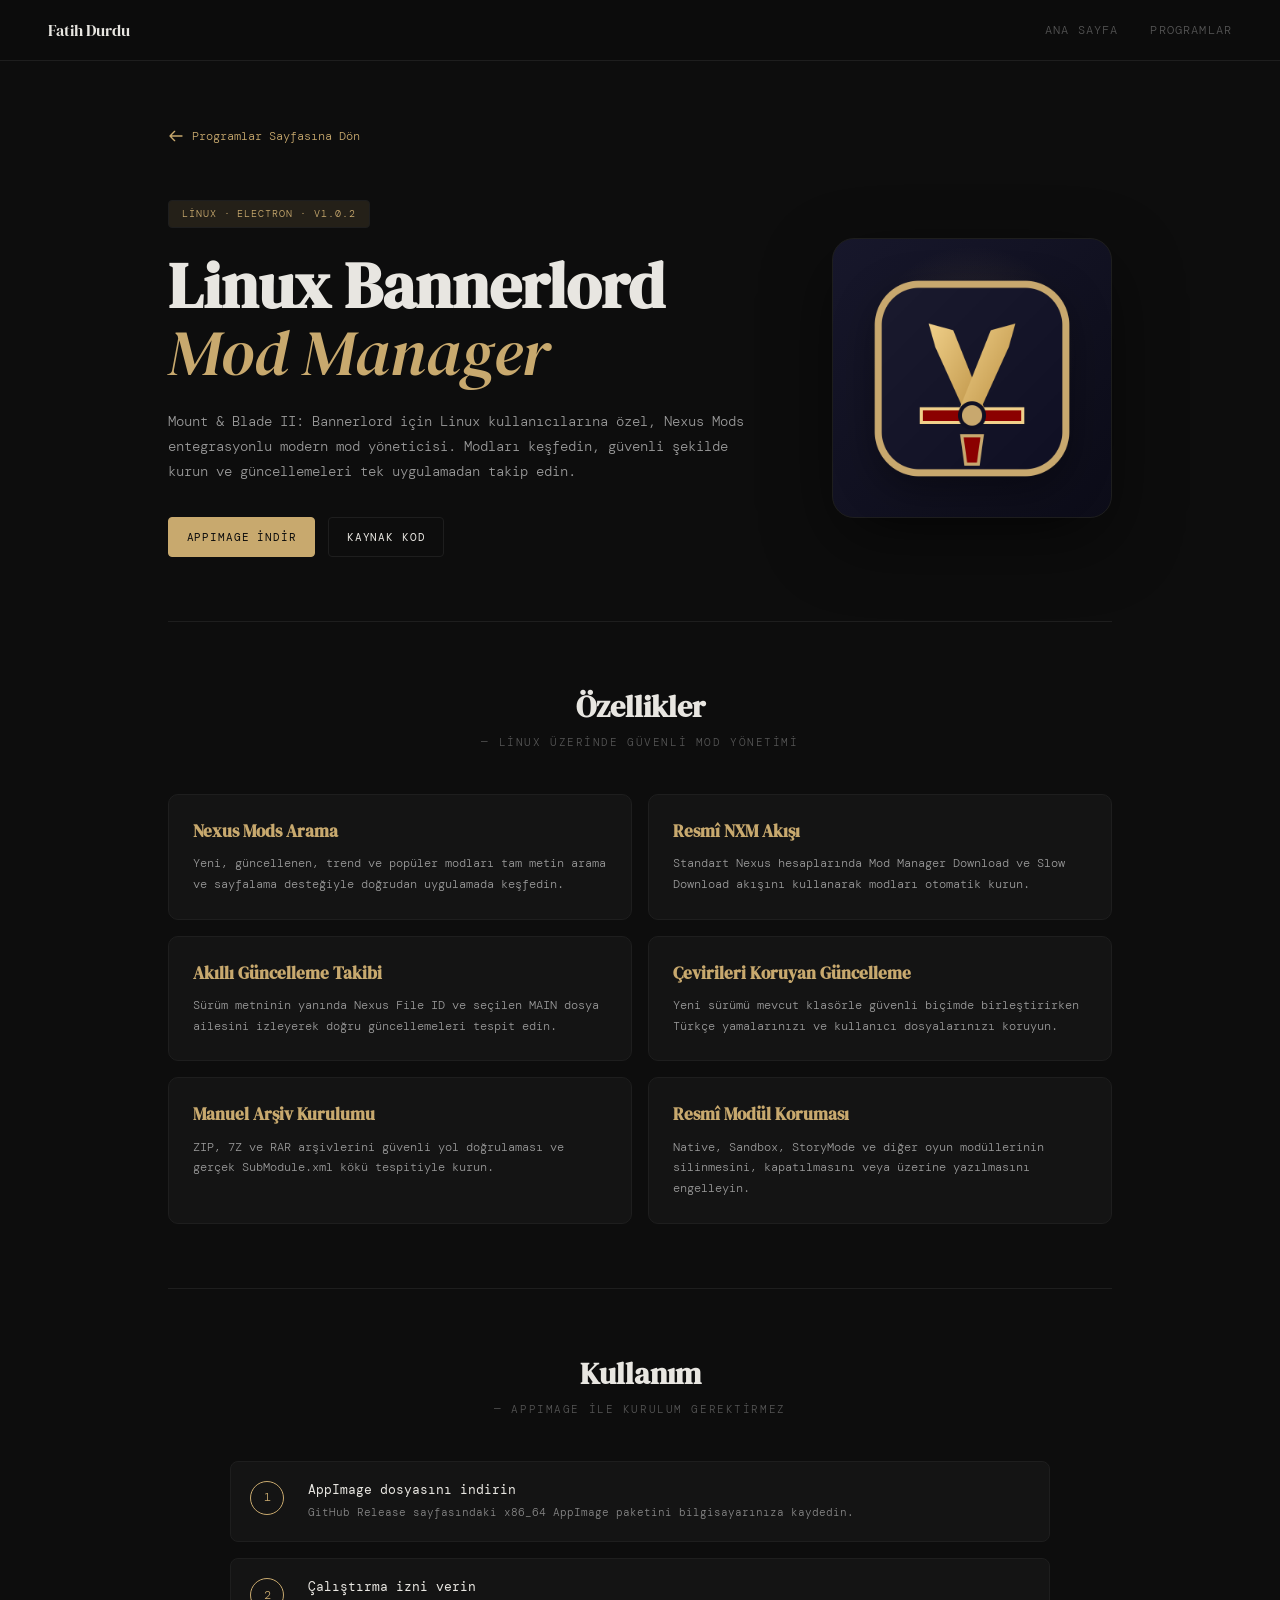
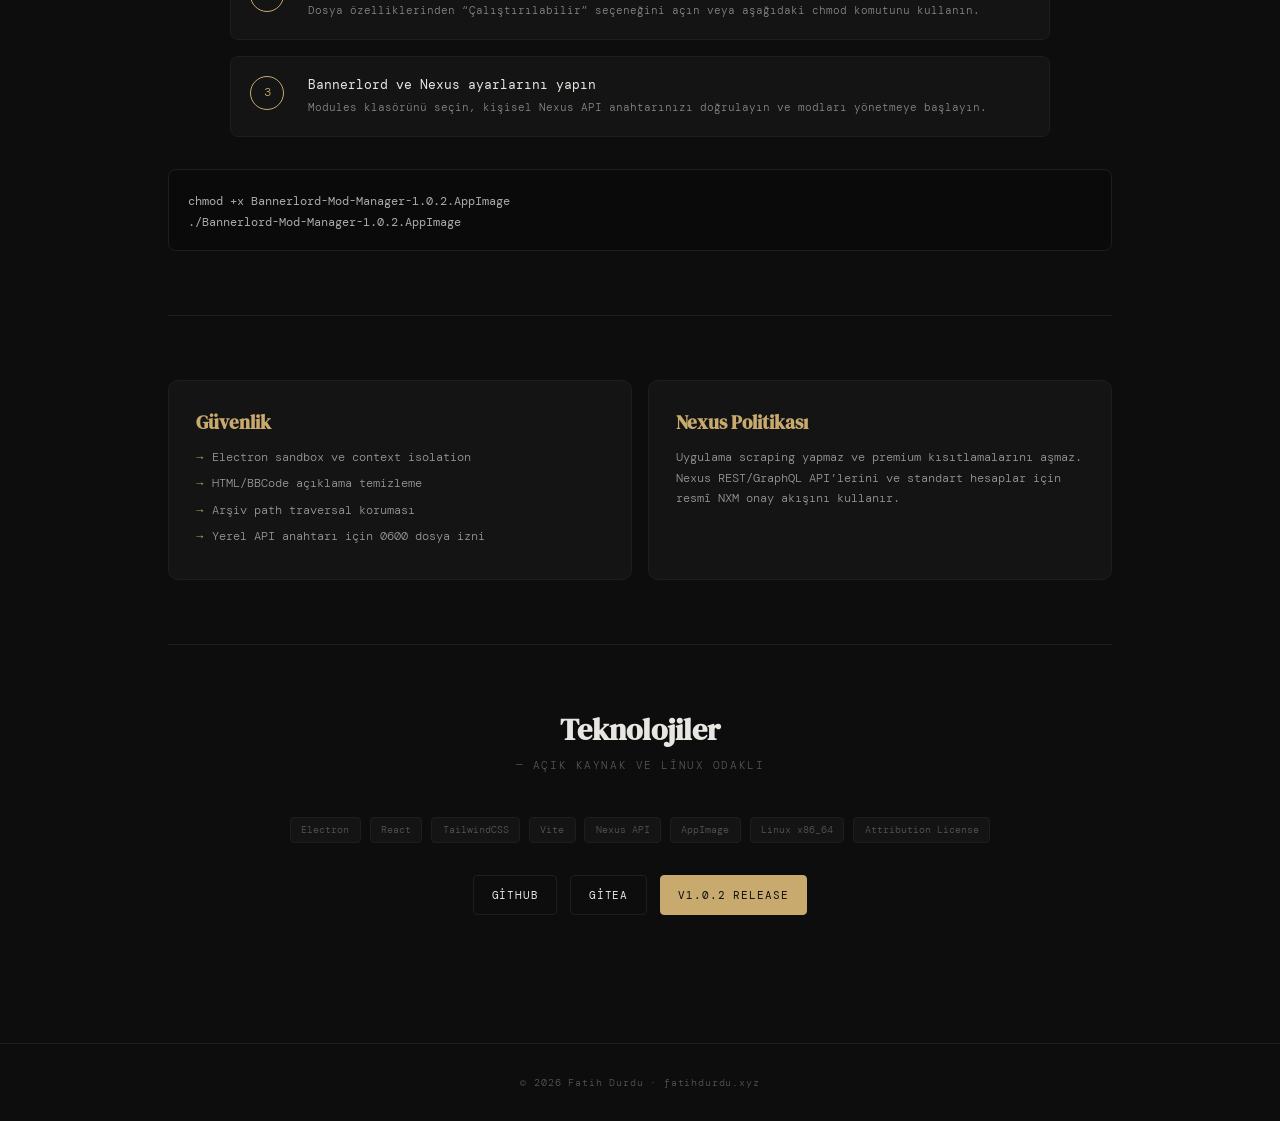
<file: bannerlord-mod-manager.html>
<!DOCTYPE html>
<html lang="tr">
<head>
  <meta charset="UTF-8">
  <meta name="viewport" content="width=device-width, initial-scale=1.0">
  <link rel="icon" href="/favicon.ico">
  <link rel="icon" type="image/png" sizes="32x32" href="/favicon-32x32.png">
  <link rel="icon" type="image/png" sizes="16x16" href="/favicon-16x16.png">
  <link rel="apple-touch-icon" href="/apple-touch-icon.png">
  <meta name="description" content="Mount & Blade II: Bannerlord için Linux odaklı mod yöneticisi. Nexus Mods üzerinde arama, resmî NXM akışıyla güvenli mod kurulumu ve güncelleme takibi.">
  <title>Linux Bannerlord Mod Manager - Fatih Durdu</title>
  <link rel="canonical" href="https://fatihdurdu.xyz/bannerlord-mod-manager.html">
  <meta property="og:title" content="Linux Bannerlord Mod Manager - Fatih Durdu">
  <meta property="og:description" content="Bannerlord için Linux odaklı, Nexus Mods entegrasyonlu mod yöneticisi.">
  <meta property="og:type" content="website">
  <meta property="og:url" content="https://fatihdurdu.xyz/bannerlord-mod-manager.html">
  <meta property="og:image" content="https://fatihdurdu.xyz/bannerlord-mod-manager.png">
  <script type="application/ld+json">
  {
    "@context": "https://schema.org",
    "@type": "SoftwareApplication",
    "name": "Linux Bannerlord Mod Manager",
    "softwareVersion": "1.0.2",
    "operatingSystem": "Linux x86_64",
    "applicationCategory": "GameApplication",
    "url": "https://fatihdurdu.xyz/bannerlord-mod-manager.html",
    "author": { "@type": "Person", "name": "Fatih Durdu" }
  }
  </script>
  <link rel="preconnect" href="https://fonts.googleapis.com">
  <link href="https://fonts.googleapis.com/css2?family=DM+Serif+Display:ital@0;1&family=DM+Mono:wght@300;400&display=swap" rel="stylesheet">
  <link rel="stylesheet" href="css/common.css">
  <style>
    nav{padding:1.2rem 3rem}.nav-links{gap:2rem}
    .main-content{padding:8rem 3rem 4rem;max-width:1040px;margin:0 auto}
    .back-link{display:inline-flex;align-items:center;gap:.5rem;color:var(--accent);text-decoration:none;margin-bottom:2.5rem;font-size:.72rem}
    .back-link:hover{opacity:.8}.back-link svg{width:16px;height:16px}
    .hero{display:grid;grid-template-columns:minmax(0,1fr) 280px;align-items:center;gap:4rem;padding:1rem 0 4rem}
    .program-badge{display:inline-block;font-size:.6rem;letter-spacing:.1em;text-transform:uppercase;padding:.4rem .8rem;background:var(--accent-dim);color:var(--accent);border:1px solid var(--border);border-radius:4px;margin-bottom:1.5rem}
    .program-title{font-family:'DM Serif Display',serif;font-size:clamp(2.4rem,5vw,4.2rem);line-height:1.05;margin-bottom:1.4rem}
    .program-title em{font-weight:400;color:var(--accent)}
    .program-desc{font-size:.86rem;color:#999;line-height:1.85;max-width:680px}
    .hero-actions{display:flex;flex-wrap:wrap;gap:.8rem;margin-top:2rem}
    .cta{display:inline-flex;align-items:center;justify-content:center;padding:.75rem 1.1rem;font:400 .68rem 'DM Mono',monospace;letter-spacing:.08em;text-transform:uppercase;text-decoration:none;border-radius:4px;transition:.2s}
    .cta-primary{background:var(--accent);color:var(--bg);border:1px solid var(--accent)}.cta-primary:hover{background:transparent;color:var(--accent)}
    .cta-secondary{color:var(--text);border:1px solid var(--border)}.cta-secondary:hover{border-color:var(--accent);color:var(--accent)}
    .icon-stage{aspect-ratio:1;border:1px solid var(--border);border-radius:22px;background:radial-gradient(circle at 50% 40%,rgba(200,169,110,.18),transparent 48%),linear-gradient(135deg,#17172b,#0c0c18);display:flex;align-items:center;justify-content:center;box-shadow:0 24px 70px rgba(0,0,0,.45)}
    .icon-stage img{width:72%;height:72%;object-fit:contain;filter:drop-shadow(0 14px 20px rgba(0,0,0,.35))}
    .section{padding:4rem 0;border-top:1px solid var(--border)}
    .section-header{text-align:center;margin-bottom:2.8rem}.section-title{font-family:'DM Serif Display',serif;font-size:1.9rem;margin-bottom:.5rem}.section-subtitle{font-size:.7rem;color:var(--muted);letter-spacing:.14em;text-transform:uppercase}
    .feature-grid{display:grid;grid-template-columns:repeat(2,minmax(0,1fr));gap:1rem}
    .feature-card{background:var(--surface);border:1px solid var(--border);border-radius:10px;padding:1.5rem;transition:.2s}.feature-card:hover{border-color:var(--accent);transform:translateY(-2px)}
    .feature-card h3{font-family:'DM Serif Display',serif;color:var(--accent);font-size:1.08rem;margin-bottom:.65rem}.feature-card p{font-size:.74rem;color:#999;line-height:1.75}
    .steps{counter-reset:steps;display:grid;gap:1rem;max-width:820px;margin:0 auto}.step{counter-increment:steps;display:grid;grid-template-columns:42px 1fr;gap:1rem;align-items:start;background:var(--surface);border:1px solid var(--border);padding:1.2rem;border-radius:8px}.step::before{content:counter(steps);width:34px;height:34px;border:1px solid var(--accent);color:var(--accent);display:flex;align-items:center;justify-content:center;border-radius:50%;font-size:.72rem}.step h3{font-size:.82rem;font-weight:400;margin-bottom:.35rem}.step p{font-size:.7rem;color:#888;line-height:1.65}
    .install-box{margin-top:2rem;background:var(--code-bg);border:1px solid var(--border);border-radius:8px;padding:1.2rem;overflow:auto}.install-box code{font:400 .72rem 'DM Mono',monospace;color:#aaa;white-space:pre}
    .info-row{display:grid;grid-template-columns:1fr 1fr;gap:1rem}.info-card{padding:1.7rem;background:var(--surface);border:1px solid var(--border);border-radius:10px}.info-card h3{font-family:'DM Serif Display',serif;font-size:1.2rem;color:var(--accent);margin-bottom:.8rem}.info-card p,.info-card li{font-size:.73rem;color:#999;line-height:1.75}.info-card ul{list-style:none}.info-card li{position:relative;padding-left:1rem;margin:.35rem 0}.info-card li::before{content:'→';position:absolute;left:0;color:var(--accent)}
    .tags{display:flex;justify-content:center;flex-wrap:wrap;gap:.55rem}.tag{font-size:.64rem;color:var(--muted);padding:.35rem .65rem;background:var(--surface);border:1px solid var(--border);border-radius:4px}
    .repo-links{display:flex;justify-content:center;flex-wrap:wrap;gap:.8rem;margin-top:2rem}
    footer{border-top:1px solid var(--border);text-align:center;padding:2rem;font-size:.65rem;color:var(--muted);letter-spacing:.08em}
    @media(max-width:768px){nav{padding:1rem 1.5rem}.nav-links{gap:1rem}.main-content{padding:7rem 1.5rem 3rem}.hero{grid-template-columns:1fr;gap:2.5rem}.icon-stage{width:min(260px,80vw);margin:0 auto;grid-row:1}.hero-copy{text-align:center}.program-desc{margin:0 auto}.hero-actions{justify-content:center}.feature-grid,.info-row{grid-template-columns:1fr}.section{padding:3rem 0}}
  </style>
</head>
<body>
  <nav>
    <a href="/" class="nav-logo">Fatih Durdu</a>
    <div class="nav-right">
      <div class="nav-links">
        <a href="/" class="nav-link">Ana Sayfa</a>
        <a href="/programs.html" class="nav-link">Programlar</a>
      </div>
      <div id="userDropdown" class="user-dropdown" style="display:none">
        <button class="nav-user-trigger" id="navUserTrigger">—</button>
        <div class="user-dropdown-content"><a href="dashboard.html">Dashboard</a><hr><button onclick="logout()">Çıkış Yap</button></div>
      </div>
    </div>
  </nav>

  <main class="main-content">
    <a href="/programs.html" class="back-link">
      <svg xmlns="http://www.w3.org/2000/svg" fill="none" viewBox="0 0 24 24" stroke="currentColor"><path stroke-linecap="round" stroke-linejoin="round" stroke-width="2" d="M10 19l-7-7m0 0l7-7m-7 7h18"/></svg>
      Programlar Sayfasına Dön
    </a>

    <section class="hero">
      <div class="hero-copy">
        <span class="program-badge">Linux · Electron · v1.0.2</span>
        <h1 class="program-title">Linux Bannerlord<br><em>Mod Manager</em></h1>
        <p class="program-desc">Mount &amp; Blade II: Bannerlord için Linux kullanıcılarına özel, Nexus Mods entegrasyonlu modern mod yöneticisi. Modları keşfedin, güvenli şekilde kurun ve güncellemeleri tek uygulamadan takip edin.</p>
        <div class="hero-actions">
          <a href="https://github.com/DolbyDAX2/bannerlord-mod-manager/releases/download/v1.0.2/Bannerlord-Mod-Manager-1.0.2.AppImage" class="cta cta-primary">AppImage İndir</a>
          <a href="https://github.com/DolbyDAX2/bannerlord-mod-manager" target="_blank" rel="noopener noreferrer" class="cta cta-secondary">Kaynak Kod</a>
        </div>
      </div>
      <div class="icon-stage"><img src="bannerlord-mod-manager.png" alt="Linux Bannerlord Mod Manager ikonu"></div>
    </section>

    <section class="section">
      <div class="section-header"><h2 class="section-title">Özellikler</h2><p class="section-subtitle">— Linux üzerinde güvenli mod yönetimi</p></div>
      <div class="feature-grid">
        <article class="feature-card"><h3>Nexus Mods Arama</h3><p>Yeni, güncellenen, trend ve popüler modları tam metin arama ve sayfalama desteğiyle doğrudan uygulamada keşfedin.</p></article>
        <article class="feature-card"><h3>Resmî NXM Akışı</h3><p>Standart Nexus hesaplarında Mod Manager Download ve Slow Download akışını kullanarak modları otomatik kurun.</p></article>
        <article class="feature-card"><h3>Akıllı Güncelleme Takibi</h3><p>Sürüm metninin yanında Nexus File ID ve seçilen MAIN dosya ailesini izleyerek doğru güncellemeleri tespit edin.</p></article>
        <article class="feature-card"><h3>Çevirileri Koruyan Güncelleme</h3><p>Yeni sürümü mevcut klasörle güvenli biçimde birleştirirken Türkçe yamalarınızı ve kullanıcı dosyalarınızı koruyun.</p></article>
        <article class="feature-card"><h3>Manuel Arşiv Kurulumu</h3><p>ZIP, 7Z ve RAR arşivlerini güvenli yol doğrulaması ve gerçek SubModule.xml kökü tespitiyle kurun.</p></article>
        <article class="feature-card"><h3>Resmî Modül Koruması</h3><p>Native, Sandbox, StoryMode ve diğer oyun modüllerinin silinmesini, kapatılmasını veya üzerine yazılmasını engelleyin.</p></article>
      </div>
    </section>

    <section class="section">
      <div class="section-header"><h2 class="section-title">Kullanım</h2><p class="section-subtitle">— AppImage ile kurulum gerektirmez</p></div>
      <div class="steps">
        <div class="step"><div><h3>AppImage dosyasını indirin</h3><p>GitHub Release sayfasındaki x86_64 AppImage paketini bilgisayarınıza kaydedin.</p></div></div>
        <div class="step"><div><h3>Çalıştırma izni verin</h3><p>Dosya özelliklerinden “Çalıştırılabilir” seçeneğini açın veya aşağıdaki chmod komutunu kullanın.</p></div></div>
        <div class="step"><div><h3>Bannerlord ve Nexus ayarlarını yapın</h3><p>Modules klasörünü seçin, kişisel Nexus API anahtarınızı doğrulayın ve modları yönetmeye başlayın.</p></div></div>
      </div>
      <div class="install-box"><code>chmod +x Bannerlord-Mod-Manager-1.0.2.AppImage
./Bannerlord-Mod-Manager-1.0.2.AppImage</code></div>
    </section>

    <section class="section">
      <div class="info-row">
        <article class="info-card">
          <h3>Güvenlik</h3>
          <ul><li>Electron sandbox ve context isolation</li><li>HTML/BBCode açıklama temizleme</li><li>Arşiv path traversal koruması</li><li>Yerel API anahtarı için 0600 dosya izni</li></ul>
        </article>
        <article class="info-card">
          <h3>Nexus Politikası</h3>
          <p>Uygulama scraping yapmaz ve premium kısıtlamalarını aşmaz. Nexus REST/GraphQL API’lerini ve standart hesaplar için resmî NXM onay akışını kullanır.</p>
        </article>
      </div>
    </section>

    <section class="section">
      <div class="section-header"><h2 class="section-title">Teknolojiler</h2><p class="section-subtitle">— açık kaynak ve Linux odaklı</p></div>
      <div class="tags"><span class="tag">Electron</span><span class="tag">React</span><span class="tag">TailwindCSS</span><span class="tag">Vite</span><span class="tag">Nexus API</span><span class="tag">AppImage</span><span class="tag">Linux x86_64</span><span class="tag">Attribution License</span></div>
      <div class="repo-links">
        <a href="https://github.com/DolbyDAX2/bannerlord-mod-manager" target="_blank" rel="noopener noreferrer" class="cta cta-secondary">GitHub</a>
        <a href="https://gitea.fatihdurdu.xyz/dolbydax2/bannerlord-mod-manager" target="_blank" rel="noopener noreferrer" class="cta cta-secondary">Gitea</a>
        <a href="https://github.com/DolbyDAX2/bannerlord-mod-manager/releases/tag/v1.0.2" target="_blank" rel="noopener noreferrer" class="cta cta-primary">v1.0.2 Release</a>
      </div>
    </section>
  </main>

  <footer>© 2026 Fatih Durdu · fatihdurdu.xyz</footer>
  <script src="js/common.js"></script>
</body>
</html>
</file>
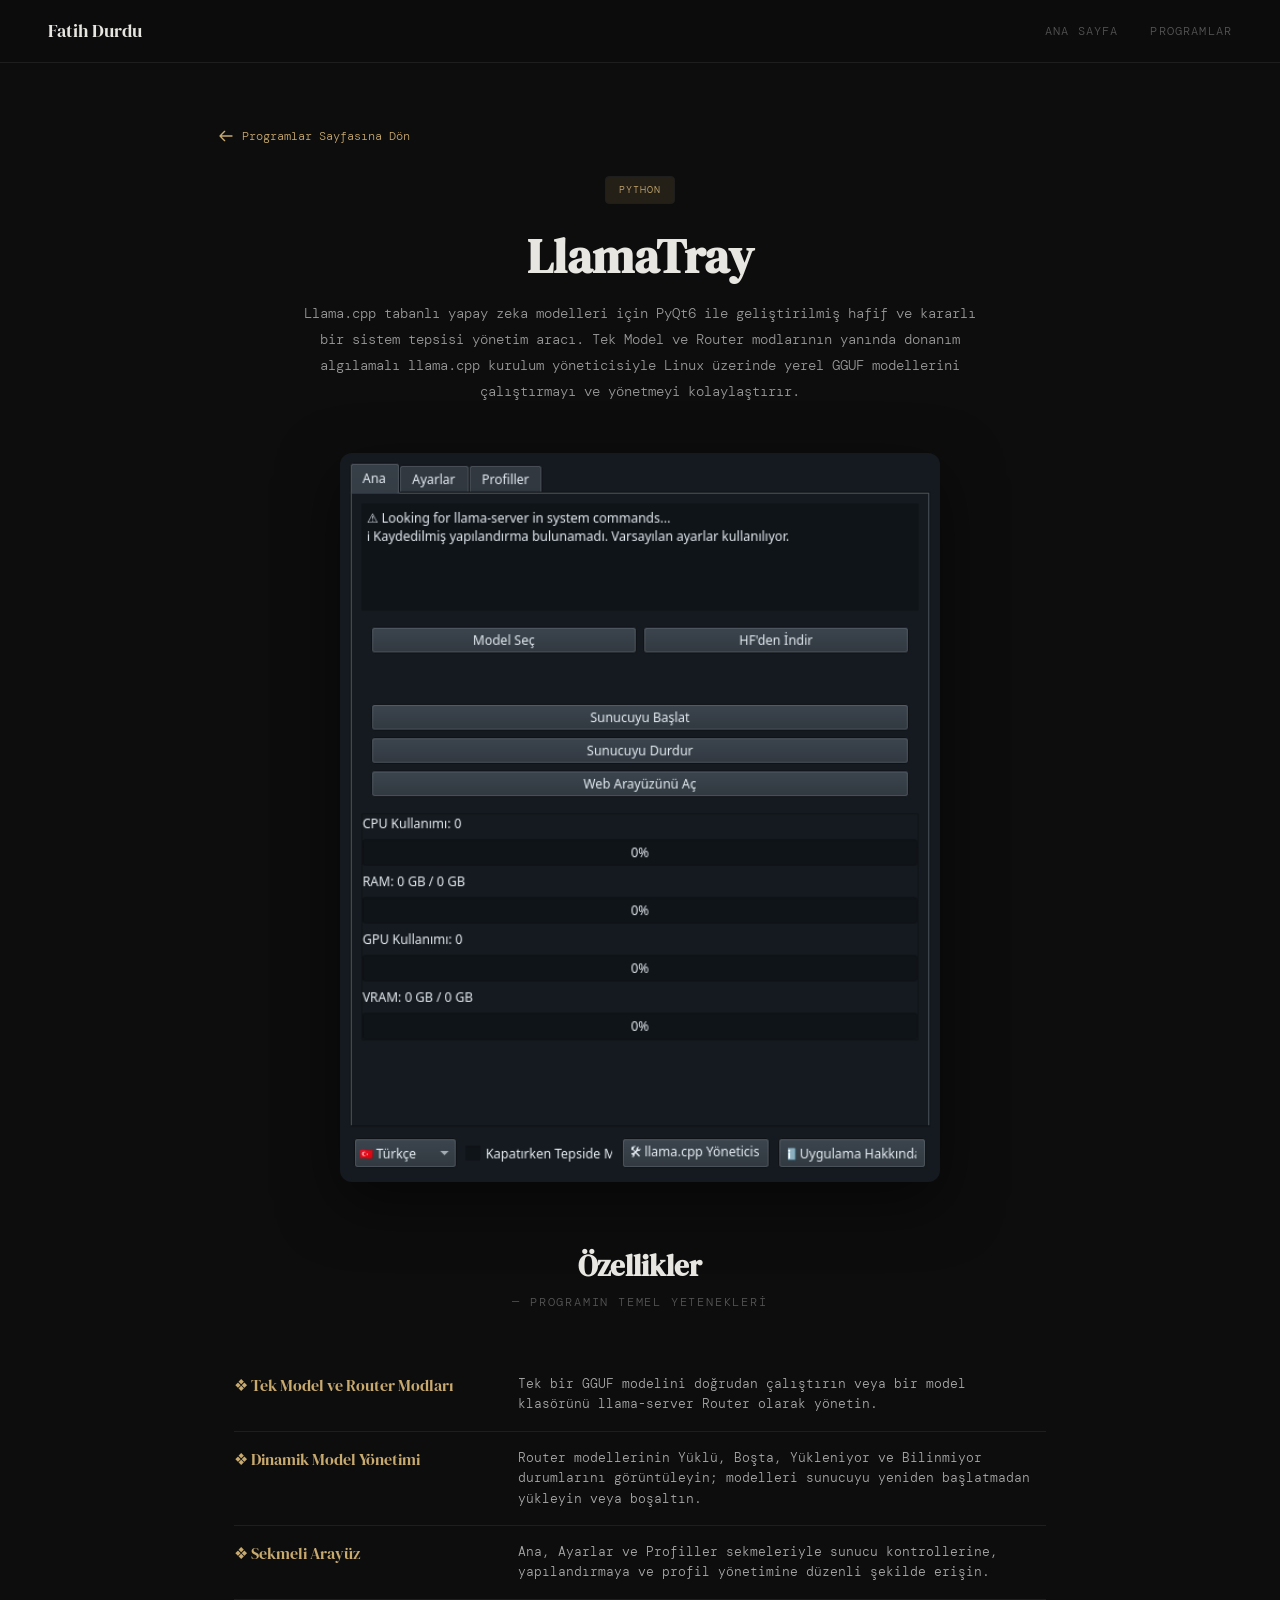
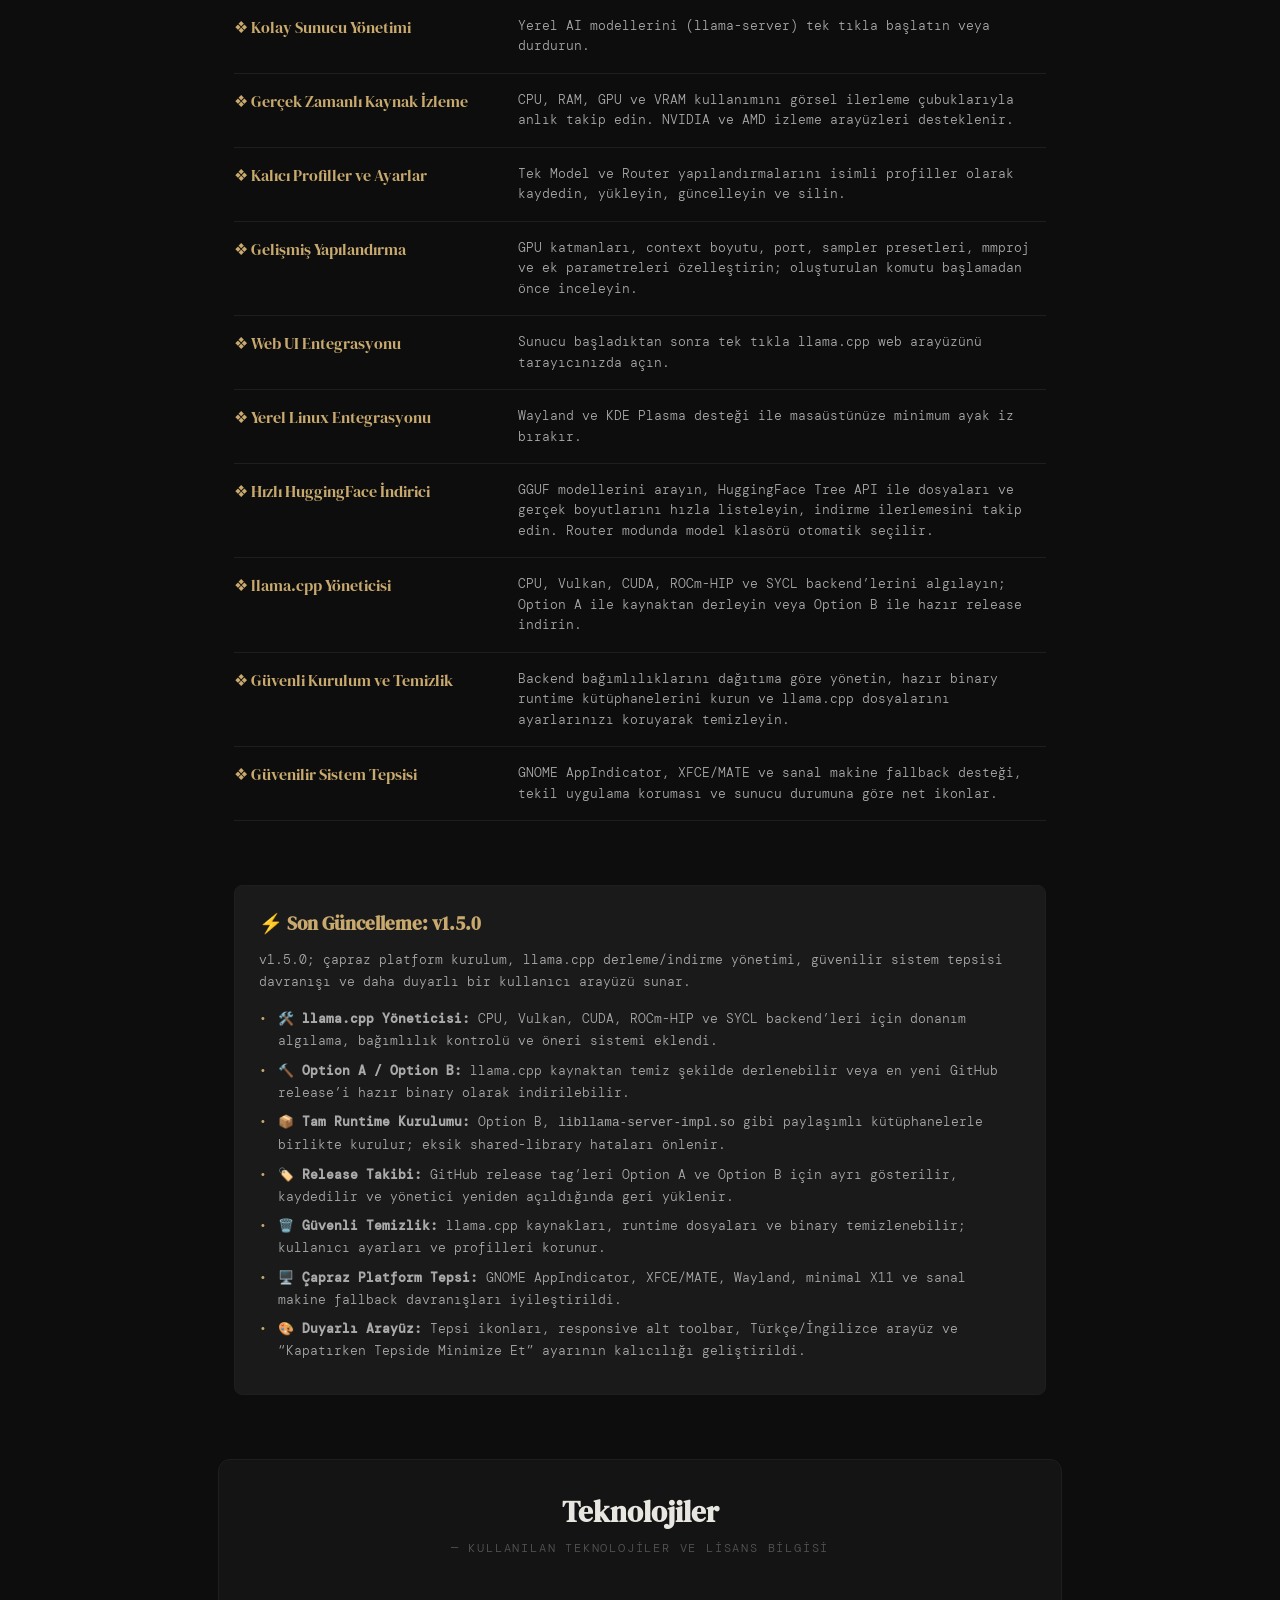
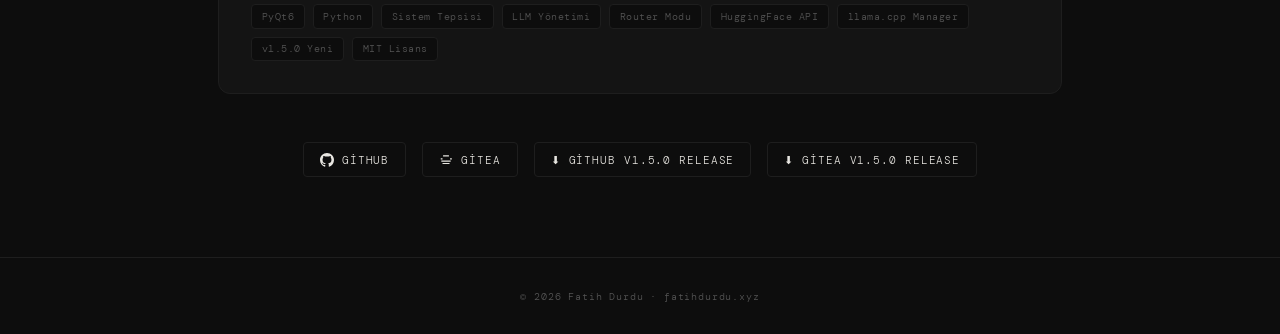
<file: llamatray.html>
<!DOCTYPE html>
<html lang="tr">
<head>
  <meta charset="UTF-8">
  <meta name="viewport" content="width=device-width, initial-scale=1.0">
  <link rel="icon" href="/favicon.ico">
  <link rel="icon" type="image/png" sizes="32x32" href="/favicon-32x32.png">
  <link rel="icon" type="image/png" sizes="16x16" href="/favicon-16x16.png">
  <link rel="apple-touch-icon" href="/apple-touch-icon.png">
  <title>LlamaTray v1.5.0 - Yerel AI Model Yönetimi - Fatih Durdu</title>
  <meta name="description" content="LlamaTray v1.5.0: llama.cpp tabanlı yerel yapay zeka modelleri için PyQt6 sistem tepsisi yöneticisi. Router modu, HuggingFace indirme, llama.cpp derleme/indirme yöneticisi ve çapraz platform tray desteği.">
  <link rel="canonical" href="https://fatihdurdu.xyz/llamatray.html">
  <meta property="og:title" content="LlamaTray v1.5.0 - Fatih Durdu">
  <meta property="og:description" content="Yerel AI (GGUF) modellerini çalıştır, yükleyin ve izle — hafif bir sistem tepsisi aracı.">
  <meta property="og:type" content="website">
  <meta property="og:url" content="https://fatihdurdu.xyz/llamatray.html">
  <meta property="og:image" content="https://fatihdurdu.xyz/llamatray.png">
  <script type="application/ld+json">
  {
    "@context": "https://schema.org",
    "@type": "SoftwareApplication",
    "name": "LlamaTray",
    "softwareVersion": "1.5.0",
    "operatingSystem": "Linux",
    "applicationCategory": "DeveloperApplication",
    "license": "https://opensource.org/licenses/MIT",
    "url": "https://fatihdurdu.xyz/llamatray.html",
    "author": { "@type": "Person", "name": "Fatih Durdu" }
  }
  </script>
  <link rel="preconnect" href="https://fonts.googleapis.com">
  <link href="https://fonts.googleapis.com/css2?family=DM+Serif+Display:ital@0;1&family=DM+Mono:wght@300;400&display=swap" rel="stylesheet">
  <style>
    *,*::before,*::after{box-sizing:border-box;margin:0;padding:0}
    :root{--bg:#0d0d0d;--surface:#141414;--surface-elevated:#1a1a1a;--border:#1e1e1e;--text:#e8e6e1;--muted:#555;--accent:#c8a96e;--accent-dim:rgba(200,169,110,0.12);--code-bg:#0a0a0a}
    html{scroll-behavior:smooth}
    body{background:var(--bg);color:var(--text);font-family:'DM Mono',monospace;font-weight:300;min-height:100vh;overflow-x:hidden}
    nav{position:fixed;top:0;left:0;right:0;z-index:100;display:flex;align-items:center;justify-content:space-between;padding:1.2rem 3rem;background:rgba(13,13,13,0.9);backdrop-filter:blur(12px);border-bottom:1px solid var(--border)}
    .nav-logo{font-family:'DM Serif Display',serif;font-size:1.1rem;color:var(--text);text-decoration:none}
    .nav-right{display:flex;align-items:center;gap:1.5rem}
    .nav-links{display:flex;gap:2rem;align-items:center}
    .nav-link{font-family:'DM Mono',monospace;font-size:0.72rem;letter-spacing:0.1em;text-transform:uppercase;color:var(--muted);text-decoration:none;position:relative}
    .nav-link:hover{color:var(--accent)}
    .nav-link::after{content:'';position:absolute;bottom:-4px;left:0;width:0;height:1px;background:var(--accent);transition:width .2s}
    .nav-link:hover::after{width:100%}
    .user-dropdown{position:relative;display:inline-block}
    .nav-user-trigger{font-family:'DM Mono',monospace;font-size:0.72rem;color:var(--accent);letter-spacing:0.08em;background:none;border:1px solid var(--border);padding:0.4rem 0.9rem;cursor:pointer;transition:all 0.2s;border-radius:4px}
    .nav-user-trigger:hover{border-color:var(--accent)}
    .user-dropdown-content{display:none;position:absolute;right:0;top:calc(100% + 6px);background:var(--surface);border:1px solid var(--border);min-width:160px;box-shadow:0 10px 30px rgba(0,0,0,0.5);border-radius:6px;padding:0.4rem 0;z-index:101}
    .user-dropdown-content.show{display:block}
    .user-dropdown-content a,.user-dropdown-content button{display:block;padding:0.6rem 1.2rem;color:var(--text);text-decoration:none;font-family:'DM Mono',monospace;font-size:0.7rem;letter-spacing:0.1em;background:none;border:none;cursor:pointer;width:100%;text-align:left;transition:background 0.2s,color 0.2s}
    .user-dropdown-content a:hover,.user-dropdown-content button:hover{background:var(--accent-dim);color:var(--accent)}
    .user-dropdown-content hr{border:0;border-top:1px solid var(--border);margin:0.3rem 0}
    .back-link{display:inline-flex;align-items:center;gap:0.5rem;color:var(--accent);text-decoration:none;margin-bottom:2rem;font-family:'DM Mono',monospace;font-size:0.72rem}
    .back-link:hover{opacity:0.8}
    .back-link svg{width:16px;height:16px}
    .main-content{padding:8rem 3rem 4rem;max-width:940px;margin:0 auto}
    .program-header{margin-bottom:3rem;text-align:center}
    .program-badge{display:inline-block;font-size:0.6rem;letter-spacing:0.1em;text-transform:uppercase;padding:0.4rem 0.8rem;background:var(--accent-dim);color:var(--accent);border:1px solid var(--border);border-radius:4px;margin-bottom:1.5rem}
    .program-title{font-family:'DM Serif Display',serif;font-size:clamp(2rem,4vw,3rem);margin-bottom:1rem;line-height:1.2}
    .program-desc{font-size:0.9rem;color:#999;line-height:1.8;max-width:700px;margin:0 auto}
    .program-image-container{max-width:600px;margin:3rem auto;overflow:hidden;border-radius:12px;box-shadow:0 20px 60px rgba(0,0,0,0.5)}
    .program-image{width:100%;height:auto;display:block;transition:transform .5s}
    .program-image:hover{transform:scale(1.02)}
    .no-image{background:var(--surface-elevated);padding:4rem;text-align:center;border-radius:12px;max-width:600px;margin:3rem auto;border:1px solid var(--border)}
    .no-image svg{width:64px;height:64px;color:var(--muted);margin-bottom:1rem;display:block;margin-left:auto;margin-right:auto}
    .no-image span{font-size:0.75rem;color:var(--muted);letter-spacing:0.1em;display:block}
    .features-section{margin:4rem auto;padding:0 1rem}
    .section-header{text-align:center;margin-bottom:3rem}
    .section-title{font-family:'DM Serif Display',serif;font-size:1.8rem;margin-bottom:0.5rem}
    .section-subtitle{font-size:0.75rem;color:var(--muted);letter-spacing:0.15em;text-transform:uppercase}
    .info-table{width:100%;font-size:0.8rem;border-collapse:collapse}
    .info-table td{padding:1rem 0;border-bottom:1px solid var(--border)}
    .info-table td:first-child{color:var(--accent);font-family:'DM Serif Display',serif;font-size:1rem;width:35%;vertical-align:top;padding-right:1rem}
    .info-table td:last-child{color:#aaa;line-height:1.6}
    .changelog-card{margin-top:4rem;padding:1.5rem;background:var(--surface-elevated);border:1px solid var(--border);border-radius:8px}
    .changelog-title{font-family:'DM Serif Display',serif;font-size:1.2rem;color:var(--accent);margin-bottom:0.8rem}
    .changelog-list{list-style:none;font-size:0.8rem;color:#aaa;line-height:1.7;padding-left:0}
    .changelog-list li{margin-bottom:0.5rem;position:relative;padding-left:1.2rem}
    .changelog-list li::before{content:'•';position:absolute;left:0;color:var(--accent)}
    .tags-section{margin:3rem auto;padding:2rem;background:var(--surface);border:1px solid var(--border);border-radius:12px}
    .tags{display:flex;flex-wrap:wrap;gap:0.5rem}
    .tag{font-size:0.65rem;letter-spacing:0.05em;color:var(--muted);padding:0.3rem 0.6rem;background:var(--bg);border:1px solid var(--border);border-radius:4px}
    .repo-links{display:flex;flex-wrap:wrap;gap:1rem;justify-content:center;margin:3rem 0 1rem}
    .repo-btn{display:inline-flex;align-items:center;gap:0.5rem;padding:0.6rem 1rem;font-size:0.7rem;letter-spacing:0.08em;text-transform:uppercase;text-decoration:none;border-radius:4px;border:1px solid var(--border);transition:all .2s;font-family:'DM Mono',monospace;color:var(--text)}
    .repo-btn:hover{border-color:var(--accent);color:var(--accent)}
    footer{border-top:1px solid var(--border);text-align:center;padding:2rem;font-size:0.65rem;color:var(--muted);letter-spacing:0.08em}
    @media(max-width:768px){nav{padding:1rem 1.5rem}.nav-links{gap:1rem}.main-content{padding:7rem 1.5rem 3rem}.program-title{font-size:1.5rem}.program-image-container{margin:2rem auto}.no-image{padding:2rem}.info-table td{display:block;width:100% !important;padding:0.5rem 0}.info-table td:first-child{border-bottom:none;padding-top:1rem}}
  </style>
</head>
<body>
  <nav>
    <a href="/" class="nav-logo">Fatih Durdu</a>
    <div class="nav-right">
      <div class="nav-links">
        <a href="/" class="nav-link">Ana Sayfa</a>
        <a href="/programs.html" class="nav-link">Programlar</a>
      </div>
      <div id="userDropdown" class="user-dropdown" style="display:none">
        <button class="nav-user-trigger" id="navUserTrigger">—</button>
        <div class="user-dropdown-content">
          <a href="dashboard.html">Dashboard</a>
          <hr />
          <button onclick="logout()">Çıkış Yap</button>
        </div>
      </div>
    </div>
  </nav>

  <main class="main-content">
    <a href="/programs.html" class="back-link">
      <svg xmlns="http://www.w3.org/2000/svg" fill="none" viewBox="0 0 24 24" stroke="currentColor"><path stroke-linecap="round" stroke-linejoin="round" stroke-width="2" d="M10 19l-7-7m0 0l7-7m-7 7h18"/></svg>
      Programlar Sayfasına Dön
    </a>

    <div class="program-header">
      <span class="program-badge">Python</span>
      <h1 class="program-title">LlamaTray</h1>
      <p class="program-desc">Llama.cpp tabanlı yapay zeka modelleri için PyQt6 ile geliştirilmiş hafif ve kararlı bir sistem tepsisi yönetim aracı. Tek Model ve Router modlarının yanında donanım algılamalı llama.cpp kurulum yöneticisiyle Linux üzerinde yerel GGUF modellerini çalıştırmayı ve yönetmeyi kolaylaştırır.</p>
    </div>

    <div class="program-image-container">
      <img src="llamatray.png" alt="LlamaTray" class="program-image" onerror="this.style.display='none'; document.getElementById('fallback-image').style.display='block';">
    </div>
    
    <div id="fallback-image" class="no-image" style="display:none;">
      <svg xmlns="http://www.w3.org/2000/svg" fill="none" viewBox="0 0 24 24" stroke="currentColor"><path stroke-linecap="round" stroke-linejoin="round" stroke-width="1" d="M4 16l4.586-4.586a2 2 0 012.828 0L16 16m-2-2l1.586-1.586a2 2 0 012.828 0L20 14m-6-6h.01M6 20h12a2 2 0 002-2V6a2 2 0 00-2-2H6a2 2 0 00-2 2v12a2 2 0 002 2z"/></svg>
      <span>Ekran görüntüsü yüklenmedi</span>
    </div>

    <div class="features-section">
      <div class="section-header">
        <h2 class="section-title">Özellikler</h2>
        <p class="section-subtitle">— programın temel yetenekleri</p>
      </div>
      <table class="info-table">
        <tr><td>❖ Tek Model ve Router Modları</td><td>Tek bir GGUF modelini doğrudan çalıştırın veya bir model klasörünü llama-server Router olarak yönetin.</td></tr>
        <tr><td>❖ Dinamik Model Yönetimi</td><td>Router modellerinin Yüklü, Boşta, Yükleniyor ve Bilinmiyor durumlarını görüntüleyin; modelleri sunucuyu yeniden başlatmadan yükleyin veya boşaltın.</td></tr>
        <tr><td>❖ Sekmeli Arayüz</td><td>Ana, Ayarlar ve Profiller sekmeleriyle sunucu kontrollerine, yapılandırmaya ve profil yönetimine düzenli şekilde erişin.</td></tr>
        <tr><td>❖ Kolay Sunucu Yönetimi</td><td>Yerel AI modellerini (llama-server) tek tıkla başlatın veya durdurun.</td></tr>
        <tr><td>❖ Gerçek Zamanlı Kaynak İzleme</td><td>CPU, RAM, GPU ve VRAM kullanımını görsel ilerleme çubuklarıyla anlık takip edin. NVIDIA ve AMD izleme arayüzleri desteklenir.</td></tr>
        <tr><td>❖ Kalıcı Profiller ve Ayarlar</td><td>Tek Model ve Router yapılandırmalarını isimli profiller olarak kaydedin, yükleyin, güncelleyin ve silin.</td></tr>
        <tr><td>❖ Gelişmiş Yapılandırma</td><td>GPU katmanları, context boyutu, port, sampler presetleri, mmproj ve ek parametreleri özelleştirin; oluşturulan komutu başlamadan önce inceleyin.</td></tr>
        <tr><td>❖ Web UI Entegrasyonu</td><td>Sunucu başladıktan sonra tek tıkla llama.cpp web arayüzünü tarayıcınızda açın.</td></tr>
        <tr><td>❖ Yerel Linux Entegrasyonu</td><td>Wayland ve KDE Plasma desteği ile masaüstünüze minimum ayak iz bırakır.</td></tr>
        <tr><td>❖ Hızlı HuggingFace İndirici</td><td>GGUF modellerini arayın, HuggingFace Tree API ile dosyaları ve gerçek boyutlarını hızla listeleyin, indirme ilerlemesini takip edin. Router modunda model klasörü otomatik seçilir.</td></tr>
        <tr><td>❖ llama.cpp Yöneticisi</td><td>CPU, Vulkan, CUDA, ROCm-HIP ve SYCL backend’lerini algılayın; Option A ile kaynaktan derleyin veya Option B ile hazır release indirin.</td></tr>
        <tr><td>❖ Güvenli Kurulum ve Temizlik</td><td>Backend bağımlılıklarını dağıtıma göre yönetin, hazır binary runtime kütüphanelerini kurun ve llama.cpp dosyalarını ayarlarınızı koruyarak temizleyin.</td></tr>
        <tr><td>❖ Güvenilir Sistem Tepsisi</td><td>GNOME AppIndicator, XFCE/MATE ve sanal makine fallback desteği, tekil uygulama koruması ve sunucu durumuna göre net ikonlar.</td></tr>
      </table>

      <div class="changelog-card">
        <h3 class="changelog-title">⚡ Son Güncelleme: v1.5.0</h3>
        <p style="font-size:0.8rem;color:#aaa;line-height:1.7;margin-bottom:1rem;">v1.5.0; çapraz platform kurulum, llama.cpp derleme/indirme yönetimi, güvenilir sistem tepsisi davranışı ve daha duyarlı bir kullanıcı arayüzü sunar.</p>
        <ul class="changelog-list">
          <li><b>🛠️ llama.cpp Yöneticisi:</b> CPU, Vulkan, CUDA, ROCm-HIP ve SYCL backend’leri için donanım algılama, bağımlılık kontrolü ve öneri sistemi eklendi.</li>
          <li><b>🔨 Option A / Option B:</b> llama.cpp kaynaktan temiz şekilde derlenebilir veya en yeni GitHub release’i hazır binary olarak indirilebilir.</li>
          <li><b>📦 Tam Runtime Kurulumu:</b> Option B, <code>libllama-server-impl.so</code> gibi paylaşımlı kütüphanelerle birlikte kurulur; eksik shared-library hataları önlenir.</li>
          <li><b>🏷️ Release Takibi:</b> GitHub release tag’leri Option A ve Option B için ayrı gösterilir, kaydedilir ve yönetici yeniden açıldığında geri yüklenir.</li>
          <li><b>🗑️ Güvenli Temizlik:</b> llama.cpp kaynakları, runtime dosyaları ve binary temizlenebilir; kullanıcı ayarları ve profilleri korunur.</li>
          <li><b>🖥️ Çapraz Platform Tepsi:</b> GNOME AppIndicator, XFCE/MATE, Wayland, minimal X11 ve sanal makine fallback davranışları iyileştirildi.</li>
          <li><b>🎨 Duyarlı Arayüz:</b> Tepsi ikonları, responsive alt toolbar, Türkçe/İngilizce arayüz ve “Kapatırken Tepside Minimize Et” ayarının kalıcılığı geliştirildi.</li>
        </ul>
      </div>
    </div>

    <div class="tags-section">
      <div class="section-header">
        <h2 class="section-title">Teknolojiler</h2>
        <p class="section-subtitle">— kullanılan teknolojiler ve lisans bilgisi</p>
      </div>
      <div class="tags">
        <span class="tag">PyQt6</span>
        <span class="tag">Python</span>
        <span class="tag">Sistem Tepsisi</span>
        <span class="tag">LLM Yönetimi</span>
        <span class="tag">Router Modu</span>
        <span class="tag">HuggingFace API</span>
        <span class="tag">llama.cpp Manager</span>
        <span class="tag">v1.5.0 Yeni</span>
        <span class="tag">MIT Lisans</span>
      </div>
    </div>

    <div class="repo-links">
      <a href="https://github.com/DolbyDAX2/LlamaTray" target="_blank" rel="noopener noreferrer" class="repo-btn">
        <svg xmlns="http://www.w3.org/2000/svg" width="14" height="14" viewBox="0 0 24 24" fill="currentColor"><path d="M12 0c-6.626 0-12 5.373-12 12 0 5.302 3.438 9.8 8.207 11.387.599.111.793-.261.793-.577v-2.234c-3.338.726-4.033-1.416-4.033-1.416-.546-1.387-1.333-1.756-1.333-1.756-1.089-.745.083-.729.083-.729 1.205.084 1.839 1.237 1.839 1.237 1.07 1.834 2.807 1.304 3.492.997.107-.775.418-1.305.762-1.604-2.665-.305-5.467-1.334-5.467-5.931 0-1.311.469-2.381 1.236-3.221-.124-.303-.535-1.524.117-3.176 0 0 1.008-.322 3.301 1.23.957-.266 1.983-.399 3.003-.404 1.02.005 2.047.138 3.006.404 2.291-1.552 3.297-1.23 3.297-1.23.653 1.653.242 2.874.118 3.176.77.84 1.235 1.911 1.235 3.221 0 4.609-2.807 5.624-5.479 5.921.43.372.823 1.102.823 2.222v3.293c0 .319.192.694.801.576 4.765-1.589 8.199-6.086 8.199-11.386 0-6.627-5.373-12-12-12z"/></svg>
        GitHub
      </a>
      <a href="https://gitea.fatihdurdu.xyz/dolbydax2/LlamaTray" target="_blank" rel="noopener noreferrer" class="repo-btn">
        <svg xmlns="http://www.w3.org/2000/svg" width="14" height="14" viewBox="0 0 24 24" fill="currentColor"><path d="M19.002 9.004H22v1.997h-2.998zm-16.004 0h3.003v1.997H2.998zm4.004-5.002h10.001v2.002H7.002zm-3.004 9.003h16.004v2.002H3.998zm2.004 4.003h12.001v1.997H6.002z"/></svg>
        Gitea
      </a>
      <a href="https://github.com/DolbyDAX2/LlamaTray/releases/tag/v1.5.0" target="_blank" rel="noopener noreferrer" class="repo-btn">
        ⬇ GitHub v1.5.0 Release
      </a>
      <a href="https://gitea.fatihdurdu.xyz/dolbydax2/LlamaTray/releases/tag/v1.5.0" target="_blank" rel="noopener noreferrer" class="repo-btn">
        ⬇ Gitea v1.5.0 Release
      </a>
    </div>
  </main>

  <footer>© 2026 Fatih Durdu · fatihdurdu.xyz</footer>
  
  <script>
  const API = 'https://api.fatihdurdu.xyz';
  async function initNav() {
    const token = localStorage.getItem('token');
    const userDropdown = document.getElementById('userDropdown');
    const navUserTrigger = document.getElementById('navUserTrigger');
    if (!token) return;
    try {
      const res = await fetch(API + '/api/me', { headers: { 'Authorization': 'Bearer ' + token } });
      if (res.status === 401) { localStorage.removeItem('token'); return; }
      if (res.status !== 200) return;
      const data = await res.json();
      if (data.error) { localStorage.removeItem('token'); return; }
      if (userDropdown) userDropdown.style.display = 'inline-block';
      if (navUserTrigger) navUserTrigger.textContent = data.user.username;
      if (navUserTrigger) {
        navUserTrigger.addEventListener('click', function(e) {
          e.stopPropagation();
          const content = userDropdown.querySelector('.user-dropdown-content');
          content.classList.toggle('show');
        });
      }
    } catch(e) {
      if (userDropdown) userDropdown.style.display = 'inline-block';
      if (navUserTrigger) navUserTrigger.textContent = '...';
    }
  }
  document.addEventListener('click', function(e) {
    const dropdowns = document.querySelectorAll('.user-dropdown-content.show');
    dropdowns.forEach(function(d) {
      if (!d.closest('.user-dropdown').contains(e.target)) d.classList.remove('show');
    });
  });
  function logout() { localStorage.removeItem('token'); window.location.href = 'index.html'; }
  initNav();
  </script>
  </body>
  </html>
</file>
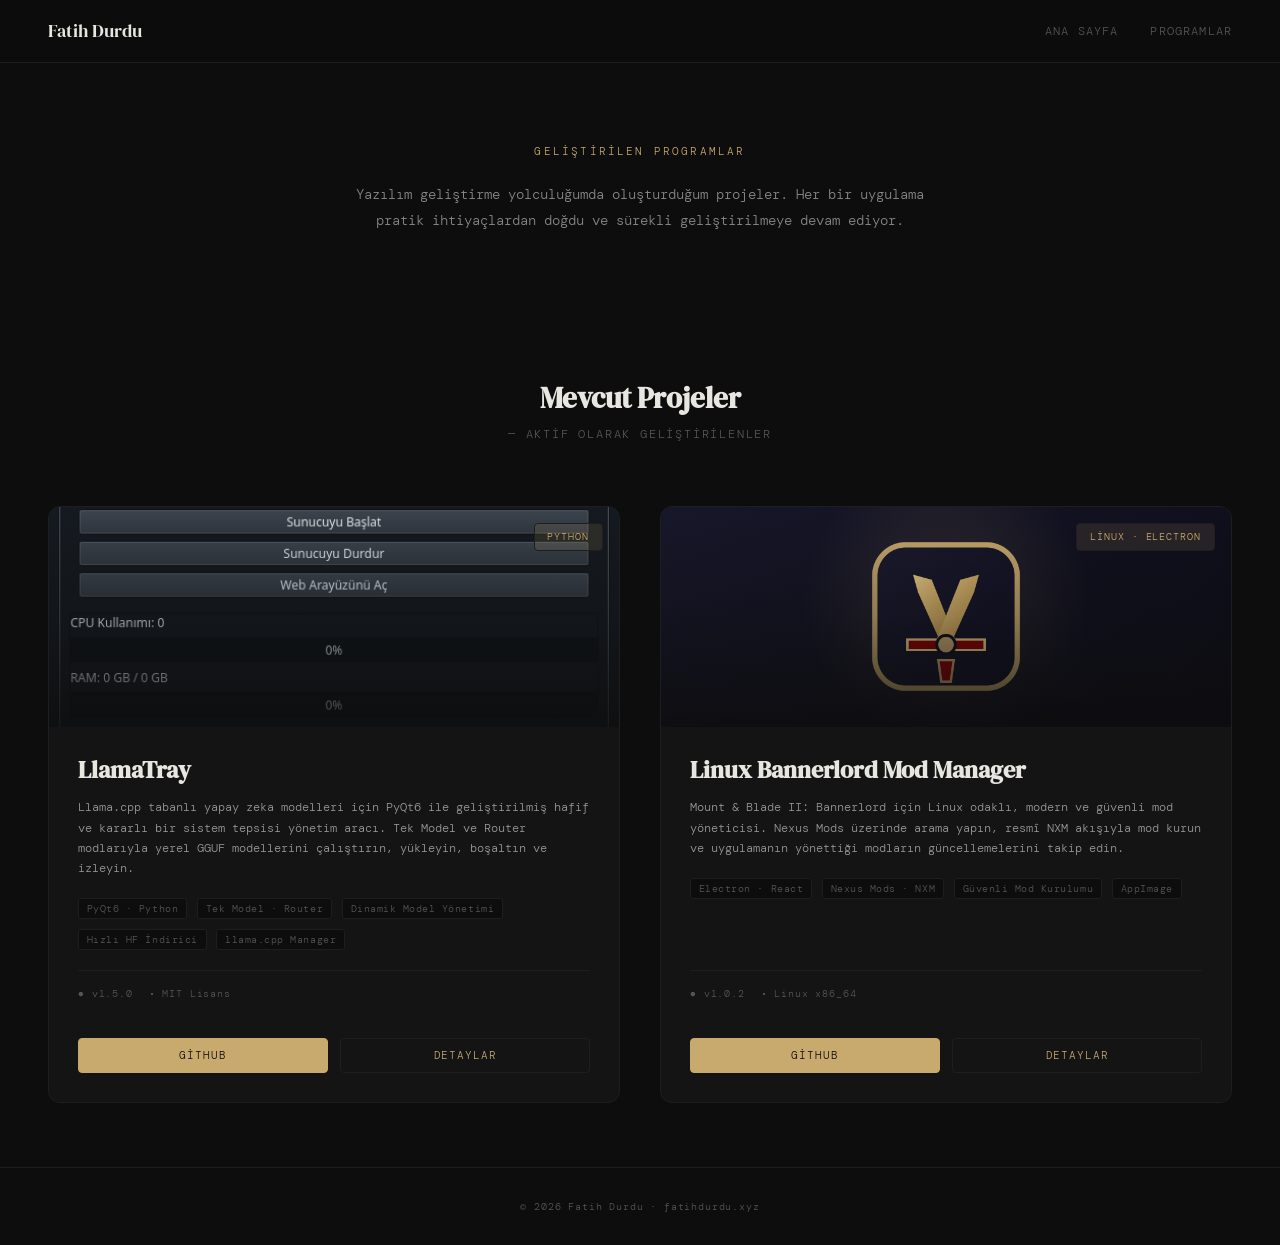
<file: programs.html>
<!DOCTYPE html>
<html lang="tr">
<head>
<meta charset="UTF-8">
<meta name="viewport" content="width=device-width, initial-scale=1.0">
<link rel="icon" href="/favicon.ico">
<link rel="icon" type="image/png" sizes="32x32" href="/favicon-32x32.png">
<link rel="icon" type="image/png" sizes="16x16" href="/favicon-16x16.png">
<link rel="apple-touch-icon" href="/apple-touch-icon.png">
<title>Geliştirilen Programlar - Fatih Durdu</title>
<meta name="description" content="Fatih Durdu tarafından geliştirilen açık kaynak programlar: LlamaTray (yerel AI model yönetimi) ve Linux Bannerlord Mod Manager.">
<link rel="canonical" href="https://fatihdurdu.xyz/programs.html">
<meta property="og:title" content="Geliştirilen Programlar - Fatih Durdu">
<meta property="og:description" content="LlamaTray ve Linux Bannerlord Mod Manager — açık kaynak, aktif geliştirilen projeler.">
<meta property="og:type" content="website">
<meta property="og:url" content="https://fatihdurdu.xyz/programs.html">
<link rel="preconnect" href="https://fonts.googleapis.com">
<link href="https://fonts.googleapis.com/css2?family=DM+Serif+Display:ital@0;1&family=DM+Mono:wght@300;400&display=swap" rel="stylesheet">
<style>
  *,*::before,*::after{box-sizing:border-box;margin:0;padding:0}
  :root{--bg:#0d0d0d;--surface:#141414;--surface-elevated:#1a1a1a;--border:#1e1e1e;--text:#e8e6e1;--muted:#555;--accent:#c8a96e;--accent-dim:rgba(200,169,110,0.12);--code-bg:#0a0a0a}
  html{scroll-behavior:smooth}
  body{background:var(--bg);color:var(--text);font-family:'DM Mono',monospace;font-weight:300;min-height:100vh;overflow-x:hidden}
  nav{position:fixed;top:0;left:0;right:0;z-index:100;display:flex;align-items:center;justify-content:space-between;padding:1.2rem 3rem;background:rgba(13,13,13,0.9);backdrop-filter:blur(12px);border-bottom:1px solid var(--border)}
  .nav-logo{font-family:'DM Serif Display',serif;font-size:1.1rem;color:var(--text);text-decoration:none}
  .nav-right{display:flex;align-items:center;gap:1.5rem}
  .nav-links{display:flex;gap:2rem;align-items:center}
  .nav-link{font-family:'DM Mono',monospace;font-size:0.72rem;letter-spacing:0.1em;text-transform:uppercase;color:var(--muted);text-decoration:none;position:relative}
  .nav-link:hover{color:var(--accent)}
  .nav-link::after{content:'';position:absolute;bottom:-4px;left:0;width:0;height:1px;background:var(--accent);transition:width .2s}
  .nav-link:hover::after{width:100%}
  .user-dropdown{position:relative;display:inline-block}
  .nav-user-trigger{font-family:'DM Mono',monospace;font-size:0.72rem;color:var(--accent);letter-spacing:0.08em;background:none;border:1px solid var(--border);padding:0.4rem 0.9rem;cursor:pointer;transition:all 0.2s;border-radius:4px}
  .nav-user-trigger:hover{border-color:var(--accent)}
  .user-dropdown-content{display:none;position:absolute;right:0;top:calc(100% + 6px);background:var(--surface);border:1px solid var(--border);min-width:160px;box-shadow:0 10px 30px rgba(0,0,0,0.5);border-radius:6px;padding:0.4rem 0;z-index:101}
  .user-dropdown-content.show{display:block}
  .user-dropdown-content a,.user-dropdown-content button{display:block;padding:0.6rem 1.2rem;color:var(--text);text-decoration:none;font-family:'DM Mono',monospace;font-size:0.7rem;letter-spacing:0.1em;background:none;border:none;cursor:pointer;width:100%;text-align:left;transition:background 0.2s,color 0.2s}
  .user-dropdown-content a:hover,.user-dropdown-content button:hover{background:var(--accent-dim);color:var(--accent)}
  .user-dropdown-content hr{border:0;border-top:1px solid var(--border);margin:0.3rem 0}
  .hero{padding:9rem 3rem 5rem;max-width:900px;margin:0 auto;text-align:center}
  .hero-eyebrow{font-size:0.68rem;letter-spacing:0.2em;text-transform:uppercase;color:var(--accent);margin-bottom:1.5rem;opacity:0;animation:fadeUp .6s ease forwards}
  .hero-title{font-family:'DM Serif Display',serif;font-size:clamp(2.5rem,5vw,4rem);line-height:1.1;margin-bottom:1.5rem;opacity:0;animation:fadeUp .6s ease forwards 0.1s}
  .hero-subtitle{font-size:0.9rem;color:#888;line-height:1.8;max-width:600px;margin:0 auto;opacity:0;animation:fadeUp .6s ease forwards 0.2s}
  .programs-section{padding:4rem 3rem;max-width:1400px;margin:0 auto}
  .section-header{text-align:center;margin-bottom:4rem;opacity:0;animation:fadeUp .6s ease forwards 0.3s}
  .section-title{font-family:'DM Serif Display',serif;font-size:1.8rem;margin-bottom:0.5rem}
  .section-subtitle{font-size:0.75rem;color:var(--muted);letter-spacing:0.15em;text-transform:uppercase}
  .program-grid{display:grid;grid-template-columns:repeat(auto-fill,minmax(380px,1fr));gap:2.5rem}
  .program-card{display:flex;flex-direction:column;background:var(--surface);border:1px solid var(--border);border-radius:12px;overflow:hidden;transition:transform .3s,border-color .3s,box-shadow .3s;opacity:0;animation:fadeUp .6s ease forwards}
  .program-card:hover{transform:translateY(-6px);border-color:var(--accent);box-shadow:0 20px 60px rgba(0,0,0,0.5)}
  .program-card:nth-child(1){animation-delay:0.1s}
  .program-card:nth-child(2){animation-delay:0.2s}
  .program-header{position:relative;height:220px;background:var(--surface-elevated);overflow:hidden}
  .program-header img{width:100%;height:100%;object-fit:cover;transition:transform .5s}
  .program-header.program-icon-header{background:radial-gradient(circle at 50% 42%,rgba(200,169,110,0.16),transparent 46%),linear-gradient(135deg,#17172b,#0c0c18)}
  .program-header.program-icon-header img{object-fit:contain;padding:2.1rem}
  .program-card:hover .program-header img{transform:scale(1.05)}
  .program-overlay{position:absolute;inset:0;background:linear-gradient(to bottom,transparent 0%,rgba(13,13,13,0.3) 50%,rgba(13,13,13,0.8) 100%)}
  .program-badge{position:absolute;top:1rem;right:1rem;font-size:0.6rem;letter-spacing:0.1em;text-transform:uppercase;padding:0.4rem 0.8rem;background:var(--accent-dim);color:var(--accent);border:1px solid var(--border);border-radius:4px}
  .program-body{display:flex;flex:1;flex-direction:column;padding:1.8rem}
  .program-title{font-family:'DM Serif Display',serif;font-size:1.5rem;margin-bottom:0.8rem;line-height:1.2}
  .program-desc{font-size:0.75rem;color:#999;line-height:1.7;margin-bottom:1.2rem}
  .program-features{display:flex;flex-wrap:wrap;gap:0.6rem;margin-bottom:1.2rem}
  .program-feature{font-size:0.65rem;letter-spacing:0.05em;color:var(--muted);padding:0.2rem 0.5rem;background:var(--bg);border:1px solid var(--border);border-radius:3px}
  .program-meta{display:flex;align-items:center;gap:1rem;font-size:0.65rem;color:var(--muted);letter-spacing:0.08em;padding-top:1rem;border-top:1px solid var(--border);margin-top:auto}
  .program-actions{display:flex;gap:0.75rem;margin-top:1.2rem;padding-top:1.2rem}.program-actions .btn{flex:1;justify-content:center;text-align:center}
  .btn{display:inline-flex;align-items:center;gap:0.5rem;padding:0.6rem 1rem;font-size:0.68rem;letter-spacing:0.08em;text-transform:uppercase;text-decoration:none;border-radius:4px;transition:all .2s;font-family:'DM Mono',monospace}
  .btn-primary{background:var(--accent);color:var(--bg);border:1px solid var(--accent)}
  .btn-primary:hover{background:transparent;color:var(--accent)}
  .btn-secondary{background:transparent;color:var(--accent);border:1px solid var(--border)}
  .btn-secondary:hover{border-color:var(--accent);color:var(--accent)}
  .modal-overlay{position:fixed;inset:0;background:rgba(0,0,0,0.9);backdrop-filter:blur(8px);z-index:200;display:flex;align-items:center;justify-content:center;padding:2rem;opacity:0;pointer-events:none;transition:opacity .3s}
  .modal-overlay.open{opacity:1;pointer-events:all}
  .modal{background:var(--surface);border:1px solid var(--border);border-radius:12px;max-width:800px;width:100%;max-height:90vh;overflow-y:auto;position:relative}
  .modal-close{position:absolute;top:1rem;right:1rem;background:none;border:none;color:var(--muted);font-size:1.5rem;cursor:pointer}
  .modal-close:hover{color:var(--text)}
  .modal-header{background:var(--surface-elevated);padding:2rem;border-bottom:1px solid var(--border)}
  .modal-title{font-family:'DM Serif Display',serif;font-size:2rem;margin-bottom:0.5rem}
  .modal-meta{font-size:0.7rem;color:var(--accent);letter-spacing:0.1em;text-transform:uppercase}
  .modal-body{padding:2rem}
  .modal-section-title{font-size:0.7rem;letter-spacing:0.15em;text-transform:uppercase;color:var(--muted);margin-bottom:1rem;padding-bottom:0.5rem;border-bottom:1px solid var(--border)}
  .feature-list{list-style:none}
  .feature-list li{font-size:0.8rem;color:#aaa;line-height:1.8;padding:0.4rem 0;padding-left:1rem;position:relative}
  .feature-list li::before{content:'→';position:absolute;left:0;color:var(--accent)}
  .info-table{width:100%;font-size:0.75rem}
  .info-table td{padding:0.6rem 0;border-bottom:1px solid var(--border)}
  .info-table td:first-child{color:var(--muted);font-family:'DM Mono',monospace}
  .code-block{background:var(--code-bg);border:1px solid var(--border);border-radius:6px;padding:1rem;overflow-x:auto;font-size:0.7rem;line-height:1.7;color:#999;margin-bottom:1rem}
  .modal-footer{padding:1.5rem 2rem;border-top:1px solid var(--border);display:flex;gap:0.75rem;justify-content:flex-end;background:var(--surface-elevated)}
  footer{border-top:1px solid var(--border);text-align:center;padding:2rem;font-size:0.65rem;color:var(--muted);letter-spacing:0.08em}
  @keyframes fadeUp{from{opacity:0;transform:translateY(20px)}to{opacity:1;transform:translateY(0)}}
  @media(max-width:768px){nav{padding:1rem 1.5rem}.nav-links{gap:1rem}.hero{padding:7rem 1.5rem 4rem}.programs-section{padding:3rem 1.5rem}.program-grid{grid-template-columns:1fr}.program-header{height:180px}.modal-header{padding:1.5rem}.modal-body{padding:1.5rem}.modal-footer{flex-direction:column;gap:0.5rem}.btn{justify-content:center}}
</style>
</head>
<body>
<nav>
  <a href="/" class="nav-logo">Fatih Durdu</a>
  <div class="nav-right">
    <div class="nav-links">
      <a href="/" class="nav-link">Ana Sayfa</a>
      <a href="/programs.html" class="nav-link">Programlar</a>
    </div>
    <div id="userDropdown" class="user-dropdown" style="display:none">
      <button class="nav-user-trigger" id="navUserTrigger">—</button>
      <div class="user-dropdown-content">
        <a href="dashboard.html">Dashboard</a>
        <hr />
        <button onclick="logout()">Çıkış Yap</button>
      </div>
    </div>
  </div>
</nav>
<main>
  <section class="hero">
    <p class="hero-eyebrow">geliştirilen programlar</p>
    <p class="hero-subtitle">Yazılım geliştirme yolculuğumda oluşturduğum projeler. Her bir uygulama pratik ihtiyaçlardan doğdu ve sürekli geliştirilmeye devam ediyor.</p>
  </section>
  <section class="programs-section">
    <div class="section-header">
      <h2 class="section-title">Mevcut Projeler</h2>
      <p class="section-subtitle">— aktif olarak geliştirilenler</p>
    </div>
    <div class="program-grid">
      <article class="program-card" data-program="llamatray">
        <div class="program-header">
          <img src="llamatray.png" alt="LlamaTray">
          <div class="program-overlay"></div>
          <span class="program-badge">Python</span>
          <div style="position:absolute;inset:0;display:flex;align-items:center;justify-content:center">
            <div style="display:none;text-align:center">
              <svg xmlns="http://www.w3.org/2000/svg" width="80" height="80" fill="none" viewBox="0 0 24 24" stroke="currentColor"><path stroke-linecap="round" stroke-linejoin="round" stroke-width="1" d="M9.75 17L9 20l-1 1h8l-1-1-.75-3M3 13h18M5 17h14a2 2 0 002-2V5a2 2 0 00-2-2H5a2 2 0 00-2 2v10a2 2 0 002 2z"/></svg>
              <span style="font-family:'DM Mono';font-size:0.65rem;letter-spacing:0.1em;color:var(--muted);margin-top:0.5rem;display:block">Ekran görüntüsü yüklenmedi</span>
            </div>
          </div>
        </div>
        <div class="program-body">
          <h3 class="program-title">LlamaTray</h3>
          <p class="program-desc">Llama.cpp tabanlı yapay zeka modelleri için PyQt6 ile geliştirilmiş hafif ve kararlı bir sistem tepsisi yönetim aracı. Tek Model ve Router modlarıyla yerel GGUF modellerini çalıştırın, yükleyin, boşaltın ve izleyin.</p>
          <div class="program-features">
            <span class="program-feature">PyQt6 · Python</span>
            <span class="program-feature">Tek Model · Router</span>
            <span class="program-feature">Dinamik Model Yönetimi</span>
            <span class="program-feature">Hızlı HF İndirici</span>
            <span class="program-feature">llama.cpp Manager</span>
          </div>
          <div class="program-meta"><span>● v1.5.0</span><span>• MIT Lisans</span></div>
          <div class="program-actions">
            <a href="https://github.com/DolbyDAX2/LlamaTray" target="_blank" rel="noopener noreferrer" class="btn btn-primary">GitHub</a>
            <a href="/llamatray.html" class="btn btn-secondary">Detaylar</a>
          </div>
        </div>
      </article>

      <article class="program-card" data-program="linux-bannerlord-mod-manager">
        <div class="program-header program-icon-header">
          <img src="bannerlord-mod-manager.png" alt="Linux Bannerlord Mod Manager uygulama ikonu">
          <div class="program-overlay"></div>
          <span class="program-badge">Linux · Electron</span>
        </div>
        <div class="program-body">
          <h3 class="program-title">Linux Bannerlord Mod Manager</h3>
          <p class="program-desc">Mount &amp; Blade II: Bannerlord için Linux odaklı, modern ve güvenli mod yöneticisi. Nexus Mods üzerinde arama yapın, resmî NXM akışıyla mod kurun ve uygulamanın yönettiği modların güncellemelerini takip edin.</p>
          <div class="program-features">
            <span class="program-feature">Electron · React</span>
            <span class="program-feature">Nexus Mods · NXM</span>
            <span class="program-feature">Güvenli Mod Kurulumu</span>
            <span class="program-feature">AppImage</span>
          </div>
          <div class="program-meta"><span>● v1.0.2</span><span>• Linux x86_64</span></div>
          <div class="program-actions">
            <a href="https://github.com/DolbyDAX2/bannerlord-mod-manager" target="_blank" rel="noopener noreferrer" class="btn btn-primary">GitHub</a>
            <a href="/bannerlord-mod-manager.html" class="btn btn-secondary">Detaylar</a>
          </div>
        </div>
      </article>
    </div>
  </section>
</main>
<footer>© 2026 Fatih Durdu · fatihdurdu.xyz</footer>

<script>
const API = 'https://api.fatihdurdu.xyz';
async function initNav() {
  const token = localStorage.getItem('token');
  const userDropdown = document.getElementById('userDropdown');
  const navUserTrigger = document.getElementById('navUserTrigger');
  if (!token) return;
  try {
    const res = await fetch(API + '/api/me', { headers: { 'Authorization': 'Bearer ' + token } });
    if (res.status === 401) { localStorage.removeItem('token'); return; }
    if (res.status !== 200) return;
    const data = await res.json();
    if (data.error) { localStorage.removeItem('token'); return; }
    if (userDropdown) userDropdown.style.display = 'inline-block';
    if (navUserTrigger) navUserTrigger.textContent = data.user.username;
    if (navUserTrigger) {
      navUserTrigger.addEventListener('click', function(e) {
        e.stopPropagation();
        const content = userDropdown.querySelector('.user-dropdown-content');
        content.classList.toggle('show');
      });
    }
  } catch(e) {
    if (userDropdown) userDropdown.style.display = 'inline-block';
    if (navUserTrigger) navUserTrigger.textContent = '...';
  }
}
document.addEventListener('click', function(e) {
  const dropdowns = document.querySelectorAll('.user-dropdown-content.show');
  dropdowns.forEach(function(d) {
    if (!d.closest('.user-dropdown').contains(e.target)) d.classList.remove('show');
  });
});
function logout() { localStorage.removeItem('token'); window.location.href = 'index.html'; }
initNav();
</script>
</body>
</html>
</file>
<file: css/common.css>
*, *::before, *::after { box-sizing: border-box; margin: 0; padding: 0; }
:root {
  --bg: #0d0d0d;
  --surface: #141414;
  --surface-hover: #1a1a1a;
  --border: #1e1e1e;
  --text: #e8e6e1;
  --text-dim: #999;
  --muted: #555;
  --accent: #c8a96e;
  --accent-dim: rgba(200,169,110,0.12);
  --accent-glow: rgba(200,169,110,0.06);
  --green: #2ecc71;
  --green-dim: rgba(46,204,113,0.12);
  --red: #e74c3c;
  --red-dim: rgba(231,76,60,0.12);
  --yellow: #f39c12;
  --yellow-dim: rgba(243,156,18,0.12);
  --code-bg: #0a0a0a;
}
html { scroll-behavior: auto; }
body { background: var(--bg); color: var(--text); font-family: 'DM Mono', monospace; font-weight: 300; min-height: 100vh; overflow-x: hidden; }

/* NAV */
nav { position: fixed; top: 0; left: 0; right: 0; z-index: 100; display: flex; align-items: center; justify-content: space-between; background: rgba(13,13,13,0.9); backdrop-filter: blur(12px); border-bottom: 1px solid var(--border); }
.nav-logo { font-family: 'DM Serif Display', serif; color: var(--text); text-decoration: none; transition: color 0.2s; }
.nav-logo:hover { color: var(--accent); }
.nav-right { display: flex; align-items: center; gap: 1.5rem; }
.nav-links { display: flex; align-items: center; }

/* Nav links (programs, llamatray) */
.nav-link { font-family: 'DM Mono', monospace; font-size: 0.72rem; letter-spacing: 0.1em; text-transform: uppercase; color: var(--muted); text-decoration: none; position: relative; }
.nav-link:hover { color: var(--accent); }
.nav-link::after { content: ''; position: absolute; bottom: -4px; left: 0; width: 0; height: 1px; background: var(--accent); transition: width .2s; }
.nav-link:hover::after { width: 100%; }

/* Nav buttons (index) */
.nav-home-btn, .nav-programs-btn { font-family: 'DM Mono', monospace; font-size: 0.72rem; letter-spacing: 0.1em; text-transform: uppercase; text-decoration: none; color: var(--muted); padding: 0.4rem 0.9rem; border: 1px solid transparent; transition: all 0.2s; position: relative; overflow: hidden; white-space: nowrap; }
.nav-home-btn::before, .nav-programs-btn::before { content: ''; position: absolute; inset: 0; background: var(--accent); opacity: 0; transition: opacity 0.2s; z-index: -1; }
.nav-home-btn:hover, .nav-programs-btn:hover { color: var(--bg); }
.nav-home-btn:hover::before, .nav-programs-btn:hover::before { opacity: 1; }
.nav-home-btn:hover { border-color: var(--accent); }
.nav-programs-btn { border-color: var(--border); }
.nav-programs-btn:hover { border-color: var(--accent); }

/* User dropdown */
.user-dropdown { position: relative; display: inline-block; }
.nav-user-trigger { font-family: 'DM Mono', monospace; font-size: 0.72rem; color: var(--accent); letter-spacing: 0.08em; background: none; border: 1px solid var(--border); padding: 0.4rem 0.9rem; cursor: pointer; transition: all 0.2s; border-radius: 4px; }
.nav-user-trigger:hover { border-color: var(--accent); }
.user-dropdown-content { display: none; position: absolute; right: 0; top: calc(100% + 6px); background: var(--surface); border: 1px solid var(--border); min-width: 160px; box-shadow: 0 10px 30px rgba(0,0,0,0.5); border-radius: 6px; padding: 0.4rem 0; z-index: 101; }
.user-dropdown-content.show { display: block; }
.user-dropdown-content a, .user-dropdown-content button { display: block; padding: 0.6rem 1.2rem; color: var(--text); text-decoration: none; font-family: 'DM Mono', monospace; font-size: 0.7rem; letter-spacing: 0.1em; background: none; border: none; cursor: pointer; width: 100%; text-align: left; transition: background 0.2s, color 0.2s; }
.user-dropdown-content a:hover, .user-dropdown-content button:hover { background: var(--accent-dim); color: var(--accent); }
.user-dropdown-content hr { border: 0; border-top: 1px solid var(--border); margin: 0.3rem 0; }

/* Nav auth buttons */
.nav-auth-buttons { display: flex; align-items: center; gap: 1rem; white-space: nowrap; }
.nav-register-link { color: var(--muted); font-family: 'DM Mono', monospace; font-size: 0.72rem; letter-spacing: 0.1em; text-transform: uppercase; text-decoration: none; cursor: pointer; transition: color 0.2s; }
.nav-register-link:hover { color: var(--accent); }
.nav-login { display: flex; align-items: center; gap: 0.5rem; padding: 0.5rem 1.2rem; border: 1px solid var(--accent); color: var(--accent); font-family: 'DM Mono', monospace; font-size: 0.72rem; letter-spacing: 0.1em; text-transform: uppercase; text-decoration: none; cursor: pointer; background: transparent; transition: background 0.2s, color 0.2s; }
.nav-login:hover { background: var(--accent); color: var(--bg); }
.nav-search-btn { font-family: 'DM Mono', monospace; font-size: 0.72rem; letter-spacing: 0.1em; text-transform: uppercase; color: var(--muted); text-decoration: none; padding: 0.4rem 0.8rem; border: 1px solid var(--border); border-radius: 4px; transition: all 0.2s; margin-right: 1rem; }
.nav-search-btn:hover { border-color: var(--muted); color: var(--text); }

/* Hamburger menu */
.mobile-menu-btn { display: none; align-items: center; justify-content: center; width: 44px; height: 44px; background: transparent; border: 1px solid var(--border); border-radius: 6px; cursor: pointer; transition: all 0.2s; color: var(--text); position: relative; overflow: hidden; flex-shrink: 0; }
.mobile-menu-btn::before { content: ''; position: absolute; inset: 0; background: var(--accent); opacity: 0; transition: opacity 0.2s; z-index: -1; }
.mobile-menu-btn:hover { border-color: var(--accent); }
.mobile-menu-btn:hover::before { opacity: 1; }
.mobile-menu-btn:hover .hamburger-icon { stroke: var(--bg); }
.hamburger-icon { width: 22px; height: 22px; stroke-width: 2; stroke: currentColor; fill: none; stroke-linecap: round; stroke-linejoin: round; }
.hamburger-icon .line { transition: all 0.3s ease; }
.mobile-menu-btn.open .hamburger-icon .line1 { transform: translateY(8px) rotate(45deg); }
.mobile-menu-btn.open .hamburger-icon .line2 { opacity: 0; }
.mobile-menu-btn.open .hamburger-icon .line3 { transform: translateY(-8px) rotate(-45deg); }

/* Mobile dropdown */
.mobile-dropdown { display: none; position: absolute; top: 100%; left: 1.5rem; background: var(--surface); border: 1px solid var(--border); border-top: 2px solid var(--accent); border-radius: 0 0 8px 8px; padding: 0.5rem 0; min-width: 180px; box-shadow: 0 10px 40px rgba(0,0,0,0.5); z-index: 101; opacity: 0; transform: translateY(-10px); transition: opacity 0.3s ease, transform 0.3s ease; }
.mobile-dropdown.show { display: block; opacity: 1; transform: translateY(0); }
.mobile-dropdown-item { display: block; font-family: 'DM Mono', monospace; font-size: 0.72rem; letter-spacing: 0.1em; text-transform: uppercase; text-decoration: none; color: var(--muted); padding: 0.8rem 1.2rem; transition: all 0.2s; position: relative; overflow: hidden; }
.mobile-dropdown-item::before { content: ''; position: absolute; left: 0; top: 0; bottom: 0; background: var(--accent); width: 2px; transform: translateX(-100%); transition: transform 0.2s; }
.mobile-dropdown-item:hover { color: var(--text); }
.mobile-dropdown-item:hover::before { transform: translateX(0); }
.mobile-dropdown-separator { height: 1px; background: var(--border); margin: 0.25rem 1rem; }

/* Nav user (dashboard) */
.nav-user { font-family: 'DM Mono', monospace; font-size: 0.7rem; color: var(--muted); letter-spacing: 0.1em; }
.nav-user span { color: var(--accent); }
.nav-logout-btn { font-size: 0.68rem; color: var(--muted); letter-spacing: 0.1em; text-transform: uppercase; background: none; border: none; cursor: pointer; transition: color 0.2s; }
.nav-logout-btn:hover { color: var(--text); }

/* User dropdown (dashboard style) */
.user-dropdown-alt .dropdown-content { display: none; position: absolute; right: 0; background: var(--surface); border: 1px solid var(--border); min-width: 160px; box-shadow: 0 10px 30px rgba(0,0,0,0.5); border-radius: 8px; padding: 0.5rem 0; z-index: 101; }
.user-dropdown-alt:hover .dropdown-content { display: block; }
.user-dropdown-alt .dropdown-content a { display: block; padding: 0.7rem 1.2rem; color: var(--text); text-decoration: none; font-size: 0.7rem; letter-spacing: 0.1em; transition: background 0.2s; }
.user-dropdown-alt .dropdown-content a:hover { background: var(--accent-dim); color: var(--accent); }

/* MODAL */
.modal-overlay { position: fixed; inset: 0; background: rgba(0,0,0,0.8); backdrop-filter: blur(6px); z-index: 200; display: flex; align-items: center; justify-content: center; opacity: 0; pointer-events: none; transition: opacity 0.25s; }
.modal-overlay.open { opacity: 1; pointer-events: all; }
.modal { background: var(--surface); border: 1px solid var(--border); padding: 2.5rem; width: 100%; max-width: 380px; transform: translateY(16px); transition: transform 0.25s; position: relative; }
.modal-overlay.open .modal { transform: translateY(0); }
.modal-title { font-family: 'DM Serif Display', serif; font-size: 1.4rem; margin-bottom: 0.4rem; }
.modal-sub { font-size: 0.7rem; color: var(--muted); letter-spacing: 0.08em; margin-bottom: 2rem; }
.form-group { margin-bottom: 1.2rem; }
.form-group label { display: block; font-size: 0.65rem; letter-spacing: 0.12em; text-transform: uppercase; color: var(--muted); margin-bottom: 0.5rem; }
.form-group input { width: 100%; background: var(--bg); border: 1px solid var(--border); color: var(--text); font-family: 'DM Mono', monospace; font-size: 0.82rem; padding: 0.7rem 0.9rem; outline: none; transition: border-color 0.2s; }
.form-group input:focus { border-color: var(--accent); }
.btn-submit { width: 100%; padding: 0.8rem; background: var(--accent); color: var(--bg); border: none; font-family: 'DM Mono', monospace; font-size: 0.72rem; letter-spacing: 0.12em; text-transform: uppercase; cursor: pointer; margin-top: 0.5rem; transition: opacity 0.2s; }
.btn-submit:hover { opacity: 0.85; }
.modal-footer { margin-top: 1.5rem; text-align: center; font-size: 0.7rem; color: var(--muted); letter-spacing: 0.05em; }
.modal-footer a { color: var(--accent); text-decoration: none; transition: underline 0.2s; margin-left: 0.25rem; }
.modal-footer a:hover { text-decoration: underline; }
.form-note { font-size: 0.62rem; color: var(--muted); letter-spacing: 0.05em; margin-top: -0.8rem; margin-bottom: 1rem; padding-left: 0.2rem; line-height: 1.4; }
.modal-close { position: absolute; top: 1rem; right: 1rem; background: none; border: none; color: var(--muted); font-size: 1.2rem; cursor: pointer; font-family: 'DM Mono', monospace; line-height: 1; }

/* Profile modal */
.profile-modal-overlay { position: fixed; inset: 0; background: rgba(0,0,0,0.85); backdrop-filter: blur(8px); z-index: 200; display: flex; align-items: center; justify-content: center; opacity: 0; pointer-events: none; transition: opacity 0.25s; }
.profile-modal-overlay.open { opacity: 1; pointer-events: all; }
.profile-modal { background: var(--surface); border: 1px solid var(--border); padding: 2.5rem; width: 100%; max-width: 420px; transform: translateY(20px); transition: transform 0.3s; position: relative; }
.profile-modal-overlay.open .profile-modal { transform: translateY(0); }
.profile-modal-close { position: absolute; top: 1rem; right: 1rem; background: none; border: none; color: var(--muted); font-size: 1.2rem; cursor: pointer; font-family: 'DM Mono', monospace; line-height: 1; transition: color 0.2s; }
.profile-modal-close:hover { color: var(--text); }
.profile-modal-title { font-family: 'DM Serif Display', serif; font-size: 1.3rem; margin-bottom: 0.3rem; }
.profile-modal-sub { font-size: 0.68rem; color: var(--muted); letter-spacing: 0.08em; margin-bottom: 2rem; }
.profile-divider { border: none; border-top: 1px solid var(--border); margin: 1.5rem 0; }
.profile-field-label { font-size: 0.65rem; color: var(--muted); letter-spacing: 0.12em; text-transform: uppercase; margin-bottom: 0.5rem; }
.profile-field-row { display: flex; align-items: center; gap: 0.75rem; margin-bottom: 1rem; }
.profile-field-row input { flex: 1; background: var(--bg); border: 1px solid var(--border); color: var(--text); font-family: 'DM Mono', monospace; font-size: 0.78rem; padding: 0.6rem 0.8rem; outline: none; transition: border-color 0.2s; }
.profile-field-row input:focus { border-color: var(--accent); }
.profile-save-btn { padding: 0.5rem 1rem; border: 1px solid var(--accent); color: var(--accent); background: transparent; font-family: 'DM Mono', monospace; font-size: 0.62rem; letter-spacing: 0.1em; text-transform: uppercase; cursor: pointer; white-space: nowrap; transition: background 0.2s, color 0.2s; }
.profile-save-btn:hover { background: var(--accent); color: var(--bg); }
.profile-msg { font-size: 0.65rem; margin-top: 0.4rem; min-height: 1.2em; }
.profile-msg.success { color: var(--green); }
.profile-msg.error { color: var(--red); }

/* Buttons */
.btn { display: inline-flex; align-items: center; gap: 0.5rem; padding: 0.6rem 1rem; font-size: 0.68rem; letter-spacing: 0.08em; text-transform: uppercase; text-decoration: none; border-radius: 4px; transition: all .2s; font-family: 'DM Mono', monospace; }
.btn-primary { background: var(--accent); color: var(--bg); border: 1px solid var(--accent); }
.btn-primary:hover { background: transparent; color: var(--accent); }
.btn-secondary { background: transparent; color: var(--accent); border: 1px solid var(--border); }
.btn-secondary:hover { border-color: var(--accent); color: var(--accent); }

/* Footer */
footer { border-top: 1px solid var(--border); text-align: center; padding: 2rem; font-size: 0.65rem; color: var(--muted); letter-spacing: 0.08em; }

/* Animations */
@keyframes fadeUp { from { opacity: 0; transform: translateY(14px); } to { opacity: 1; transform: translateY(0); } }
@keyframes pulse { 0%, 100% { opacity: 1; } 50% { opacity: 0.4; } }

/* Responsive */
@media (max-width: 1023px) {
  nav { padding: 1rem 1.5rem !important; }
  .mobile-menu-btn { display: flex; }
  .nav-left { display: none; }
}
@media (max-width: 768px) {
  .nav-links { gap: 1rem !important; }
}
</file>
